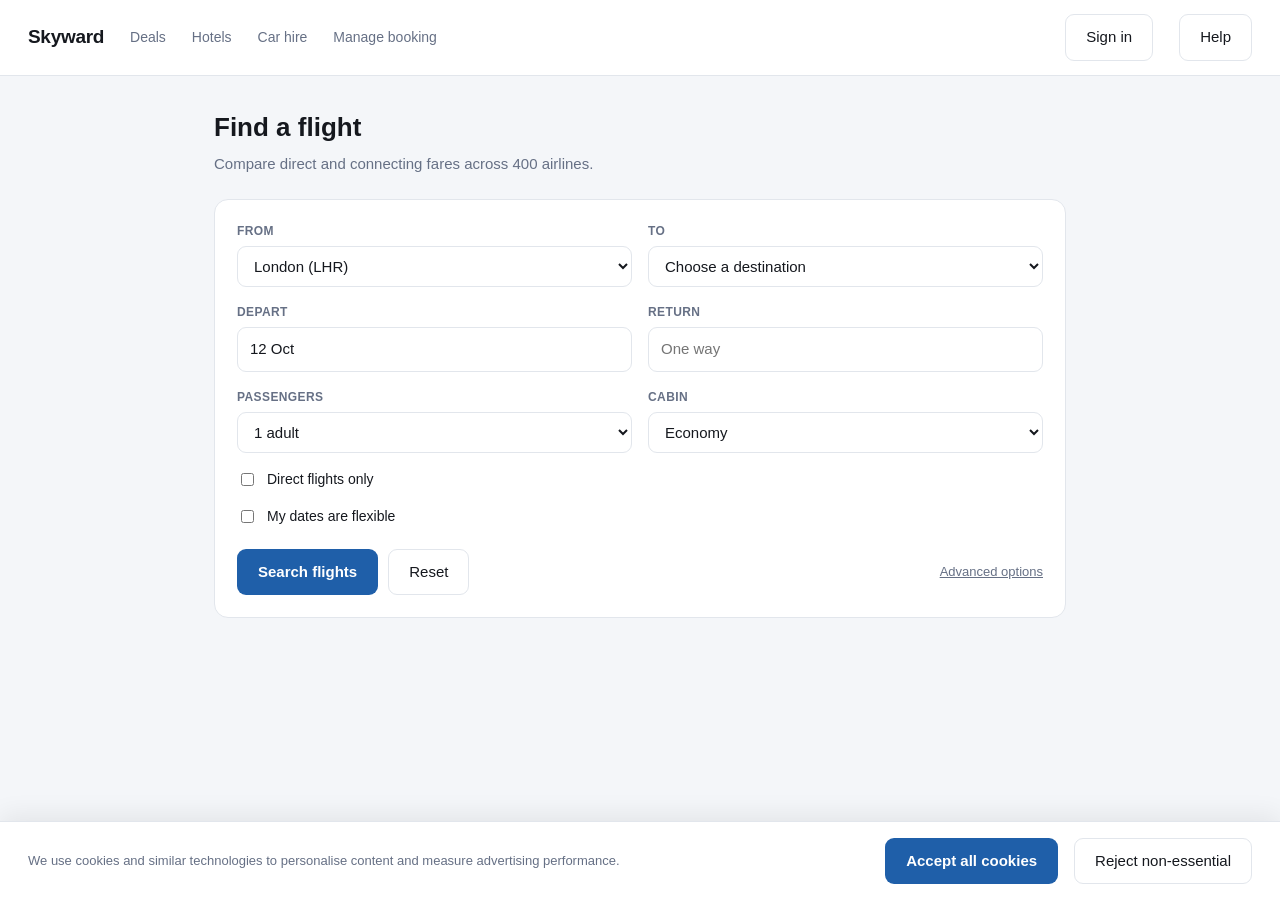
<file: demo/site/index.html>
<!doctype html>
<html lang="en">
<head>
<meta charset="utf-8">
<title>Skyward — find a flight</title>
<style>
  :root{
    --ink:#15181e; --muted:#667085; --rule:#e2e6ec; --paper:#fff; --bg:#f4f6f9;
    --brand:#1f5fa9; --brand-ink:#fff; --ok:#127a3d;
  }
  *{box-sizing:border-box}
  body{margin:0;font:15px/1.5 ui-sans-serif,-apple-system,"Segoe UI",Roboto,Arial,sans-serif;
       color:var(--ink);background:var(--bg)}
  header{background:var(--paper);border-bottom:1px solid var(--rule);padding:14px 28px;
         display:flex;align-items:center;gap:26px}
  .logo{font-weight:800;font-size:19px;letter-spacing:-.3px}
  nav a{color:var(--muted);text-decoration:none;font-size:14px}
  nav a:hover{color:var(--ink)}
  .spacer{flex:1}
  main{max-width:900px;margin:32px auto;padding:0 24px}
  h1{font-size:26px;margin:0 0 6px}
  .sub{color:var(--muted);margin:0 0 24px}
  .card{background:var(--paper);border:1px solid var(--rule);border-radius:14px;padding:22px}
  .grid{display:grid;grid-template-columns:1fr 1fr;gap:16px}
  label{display:block;font-size:12px;font-weight:600;color:var(--muted);margin-bottom:6px;
        text-transform:uppercase;letter-spacing:.4px}
  input,select{width:100%;padding:10px 12px;border:1px solid var(--rule);border-radius:9px;
               font:inherit;background:var(--paper);color:var(--ink)}
  input:focus,select:focus{outline:2px solid var(--brand);outline-offset:1px}
  .row{display:flex;align-items:center;gap:10px;margin-top:16px}
  .row label{margin:0;text-transform:none;letter-spacing:0;font-size:14px;color:var(--ink);font-weight:500}
  button{font:inherit;padding:11px 20px;border-radius:9px;border:1px solid transparent;cursor:pointer}
  .primary{background:var(--brand);color:var(--brand-ink);font-weight:600}
  .ghost{background:var(--paper);border-color:var(--rule);color:var(--ink)}
  .banner{position:fixed;left:0;right:0;bottom:0;background:var(--paper);
          border-top:1px solid var(--rule);padding:16px 28px;display:flex;align-items:center;
          gap:16px;box-shadow:0 -6px 24px rgba(0,0,0,.07);z-index:50}
  .banner p{margin:0;font-size:13px;color:var(--muted);flex:1}
  .hidden{display:none !important}
  table{width:100%;border-collapse:collapse;background:var(--paper)}
  th,td{text-align:left;padding:12px 14px;border-bottom:1px solid var(--rule);font-size:14px}
  th{font-size:11px;text-transform:uppercase;letter-spacing:.4px;color:var(--muted)}
  .price{font-weight:700}
  .pill{display:inline-block;font-size:11px;padding:2px 8px;border-radius:99px;
        background:#e6f4ec;color:var(--ok);font-weight:600}
  .done{padding:28px;text-align:center}
  .done h2{margin:0 0 8px}
</style>
</head>
<body>
<header>
  <span class="logo">Skyward</span>
  <nav><a href="#" id="nav-deals">Deals</a></nav>
  <nav><a href="#" id="nav-hotels">Hotels</a></nav>
  <nav><a href="#" id="nav-cars">Car hire</a></nav>
  <nav><a href="#" id="nav-manage">Manage booking</a></nav>
  <span class="spacer"></span>
  <button class="ghost" id="signin">Sign in</button>
  <button class="ghost" id="help">Help</button>
</header>

<main>
  <section id="search-view">
    <h1>Find a flight</h1>
    <p class="sub">Compare direct and connecting fares across 400 airlines.</p>
    <div class="card">
      <div class="grid">
        <div>
          <label for="from">From</label>
          <select id="from"><option>London (LHR)</option><option>Manchester (MAN)</option>
            <option>Edinburgh (EDI)</option></select>
        </div>
        <div>
          <label for="to">To</label>
          <select id="to"><option value="">Choose a destination</option>
            <option>Rome (FCO)</option><option>Paris (CDG)</option>
            <option>Madrid (MAD)</option><option>Berlin (BER)</option></select>
        </div>
        <div>
          <label for="depart">Depart</label>
          <input id="depart" type="text" value="12 Oct">
        </div>
        <div>
          <label for="ret">Return</label>
          <input id="ret" type="text" value="" placeholder="One way">
        </div>
        <div>
          <label for="pax">Passengers</label>
          <select id="pax"><option>1 adult</option><option>2 adults</option></select>
        </div>
        <div>
          <label for="cabin">Cabin</label>
          <select id="cabin"><option>Economy</option><option>Premium</option>
            <option>Business</option></select>
        </div>
      </div>
      <div class="row">
        <input type="checkbox" id="direct" style="width:auto">
        <label for="direct">Direct flights only</label>
      </div>
      <div class="row">
        <input type="checkbox" id="flex" style="width:auto">
        <label for="flex">My dates are flexible</label>
      </div>
      <div class="row" style="margin-top:22px">
        <button class="primary" id="search">Search flights</button>
        <button class="ghost" id="reset">Reset</button>
        <span class="spacer"></span>
        <a href="#" id="advanced" style="font-size:13px;color:var(--muted)">Advanced options</a>
      </div>
    </div>
  </section>

  <section id="results-view" class="hidden">
    <h1>London to <span id="dest">Rome</span></h1>
    <p class="sub" id="results-sub">12 Oct · 1 adult · economy</p>
    <div class="card" style="padding:0;overflow:hidden">
      <table>
        <thead><tr><th>Airline</th><th>Depart</th><th>Duration</th><th>Stops</th>
          <th>Price</th><th></th></tr></thead>
        <tbody>
          <tr><td>Alitalia</td><td>07:10</td><td>2h 35m</td><td><span class="pill">Direct</span></td>
              <td class="price">£214</td><td><button class="ghost" id="pick-0">Select</button></td></tr>
          <tr><td>Ryanair</td><td>06:25</td><td>2h 30m</td><td><span class="pill">Direct</span></td>
              <td class="price">£98</td><td><button class="ghost" id="pick-1">Select</button></td></tr>
          <tr><td>Lufthansa</td><td>09:40</td><td>5h 05m</td><td>1 stop</td>
              <td class="price">£167</td><td><button class="ghost" id="pick-2">Select</button></td></tr>
          <tr><td>British Airways</td><td>11:15</td><td>2h 40m</td><td><span class="pill">Direct</span></td>
              <td class="price">£243</td><td><button class="ghost" id="pick-3">Select</button></td></tr>
          <tr><td>Wizz Air</td><td>16:50</td><td>4h 20m</td><td>1 stop</td>
              <td class="price">£89</td><td><button class="ghost" id="pick-4">Select</button></td></tr>
        </tbody>
      </table>
    </div>
    <div class="row" style="margin-top:18px">
      <button class="ghost" id="back">Back to search</button>
      <button class="ghost" id="sort-price">Sort by price</button>
      <button class="ghost" id="sort-time">Sort by departure</button>
    </div>
  </section>

  <section id="done-view" class="hidden">
    <div class="card done">
      <h2 id="done-title">Selected</h2>
      <p class="sub" id="done-sub"></p>
    </div>
  </section>
</main>

<div class="banner" id="cookie-banner">
  <p>We use cookies and similar technologies to personalise content and measure
     advertising performance.</p>
  <button class="primary" id="accept-cookies">Accept all cookies</button>
  <button class="ghost" id="reject-cookies">Reject non-essential</button>
</div>

<script>
  var $ = function (id) { return document.getElementById(id); };
  $("accept-cookies").onclick = $("reject-cookies").onclick = function () {
    $("cookie-banner").classList.add("hidden");
  };
  $("search").onclick = function () {
    if (!$("to").value) { return; }
    $("dest").textContent = $("to").value.split(" (")[0];
    $("results-sub").textContent =
      $("depart").value + " · " + $("pax").value + " · " +
      $("cabin").value.toLowerCase() + ($("direct").checked ? " · direct only" : "");
    $("search-view").classList.add("hidden");
    $("results-view").classList.remove("hidden");
  };
  $("back").onclick = function () {
    $("results-view").classList.add("hidden");
    $("search-view").classList.remove("hidden");
  };
  ["0", "1", "2", "3", "4"].forEach(function (i) {
    $("pick-" + i).onclick = function () {
      var cells = this.closest("tr").children;
      $("done-title").textContent = "Booking held — " + cells[0].textContent;
      $("done-sub").textContent =
        cells[1].textContent + " departure · " + cells[2].textContent + " · " +
        cells[3].textContent + " · " + cells[4].textContent;
      $("results-view").classList.add("hidden");
      $("done-view").classList.remove("hidden");
    };
  });
  $("reset").onclick = function () { $("to").value = ""; $("direct").checked = false; };
</script>
</body>
</html>
</file>
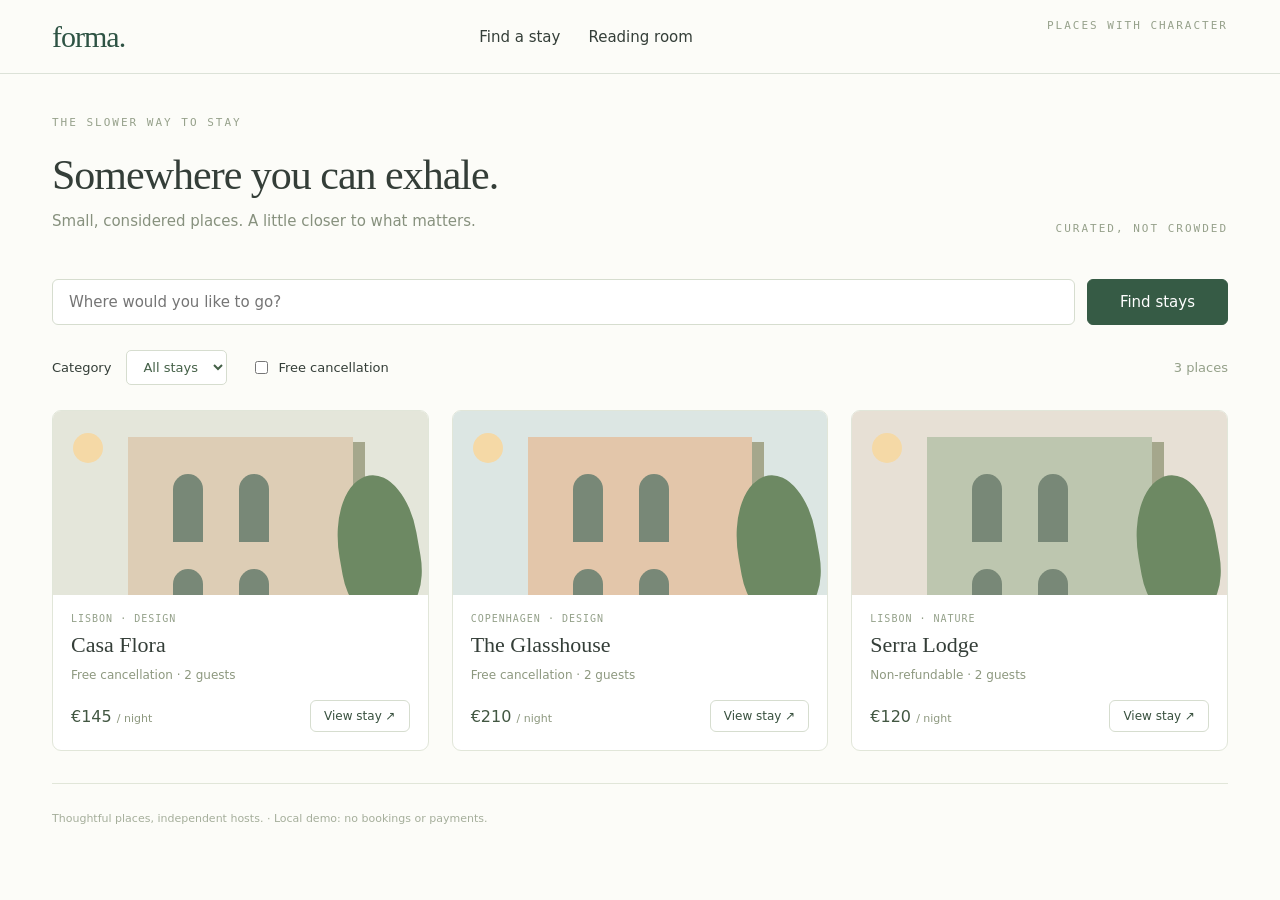
<file: tests/fixtures/stays.html>
<!doctype html>
<html lang="en">
  <head>
    <meta charset="utf-8" />
    <meta name="viewport" content="width=device-width,initial-scale=1" />
    <title>Forma · Find a place to slow down</title>
    <style>
      * {
        box-sizing: border-box;
      }
      body {
        margin: 0;
        font:
          15px system-ui,
          sans-serif;
        color: #343e38;
        background: #fcfcf8;
        -webkit-font-smoothing: antialiased;
      }
      header {
        height: 74px;
        border-bottom: 1px solid #dce2d8;
        display: flex;
        align-items: center;
        justify-content: space-between;
        padding: 0 52px;
      }
      .logo {
        font-family: Georgia, serif;
        font-size: 30px;
        letter-spacing: -1px;
        color: #2e5344;
      }
      nav {
        display: flex;
        gap: 28px;
      }
      a {
        color: inherit;
        text-decoration: none;
      }
      button,
      input,
      select {
        font: inherit;
      }
      button,
      a,
      select,
      input[type="checkbox"] {
        cursor: pointer;
      }
      button {
        background: white;
        border: 1px solid #d6ddcf;
        border-radius: 6px;
        padding: 10px 16px;
        color: #38503e;
      }
      button:hover {
        background: #edf2e8;
      }
      main {
        padding: 42px 52px;
      }
      h1 {
        font:
          42px Georgia,
          serif;
        margin: 0 0 10px;
        letter-spacing: -1px;
      }
      h2 {
        font:
          22px Georgia,
          serif;
        margin: 0;
      }
      p {
        line-height: 1.6;
        color: #87917e;
        margin: 8px 0 24px;
      }
      .topline {
        display: flex;
        justify-content: space-between;
        align-items: end;
      }
      .edition {
        font:
          11px ui-monospace,
          monospace;
        letter-spacing: 2px;
        color: #96a18b;
        margin-bottom: 22px;
      }
      .search {
        display: flex;
        gap: 12px;
        margin-top: 22px;
      }
      input[type="search"] {
        flex: 1;
        min-width: 0;
        border: 1px solid #d6ddcf;
        border-radius: 6px;
        padding: 13px 16px;
        background: white;
        color: #344c3c;
      }
      .search button {
        background: #365b45;
        color: white;
        padding: 10px 32px;
        border-color: #365b45;
      }
      .filters {
        display: flex;
        gap: 24px;
        align-items: center;
        margin: 25px 0;
        font-size: 13px;
      }
      .filters select {
        margin-left: 8px;
        padding: 8px 12px;
        border: 1px solid #d6ddcf;
        border-radius: 5px;
        background: white;
        color: #446047;
      }
      input[type="checkbox"] {
        accent-color: #42684b;
      }
      .filters label {
        display: flex;
        gap: 7px;
        align-items: center;
      }
      .filters .count {
        margin-left: auto;
        color: #94a089;
      }
      .grid {
        display: grid;
        grid-template-columns: repeat(3, 1fr);
        gap: 23px;
      }
      .card {
        border: 1px solid #e1e6d9;
        border-radius: 9px;
        overflow: hidden;
        background: white;
      }
      .photo {
        height: 184px;
        position: relative;
        overflow: hidden;
        background: #e4e6da;
      }
      .photo:before {
        content: "";
        position: absolute;
        left: 20%;
        top: 26px;
        width: 60%;
        height: 170px;
        background: #ddcdb5;
        box-shadow: 12px 5px 0 #a5a78c;
      }
      .photo:after {
        content: "";
        position: absolute;
        left: 32%;
        top: 63px;
        width: 30px;
        height: 68px;
        border-radius: 18px 18px 0 0;
        background: #788877;
        box-shadow:
          66px 0 #788877,
          0 95px #788877,
          66px 95px #788877;
      }
      .photo .tree {
        position: absolute;
        z-index: 1;
        bottom: -20px;
        right: 10px;
        width: 80px;
        height: 140px;
        border-radius: 65% 55% 45% 40%;
        background: #6d8963;
        transform: rotate(-10deg);
      }
      .photo .sun {
        position: absolute;
        left: 20px;
        top: 22px;
        width: 30px;
        height: 30px;
        border-radius: 50%;
        background: #f5d9a6;
      }
      .card:nth-child(2) .photo {
        background: #dce6e3;
      }
      .card:nth-child(2) .photo:before {
        background: #e3c6aa;
      }
      .card:nth-child(3) .photo {
        background: #e7e0d5;
      }
      .card:nth-child(3) .photo:before {
        background: #bdc6af;
      }
      .card-body {
        padding: 18px;
      }
      .location {
        font:
          10px ui-monospace,
          monospace;
        letter-spacing: 1px;
        color: #94a18a;
        margin-bottom: 8px;
      }
      .meta {
        font-size: 12px;
        margin: 10px 0 18px;
        color: #8d987f;
      }
      .card-bottom {
        display: flex;
        align-items: center;
        justify-content: space-between;
      }
      .price {
        font-size: 16px;
        color: #425742;
      }
      .price span {
        font-size: 11px;
        color: #8d987f;
      }
      .card-bottom button {
        font-size: 12px;
        padding: 8px 13px;
      }
      .empty {
        padding: 45px;
        text-align: center;
        border: 1px dashed #cbd6c2;
      }
      .detail {
        display: grid;
        grid-template-columns: 1fr 1fr;
        gap: 35px;
        margin-top: 20px;
      }
      .detail .photo {
        height: 370px;
        border-radius: 12px;
      }
      .detail .photo:before {
        width: 65%;
        height: 350px;
        top: 40px;
      }
      .detail .photo:after {
        top: 100px;
        left: 30%;
        width: 50px;
        height: 95px;
        box-shadow:
          105px 0 #788877,
          0 130px #788877,
          105px 130px #788877;
      }
      .detail-copy {
        padding-top: 28px;
      }
      .success {
        padding: 12px 16px;
        background: #edf3e5;
        color: #628250;
        border-radius: 6px;
        font-size: 13px;
        margin-top: 24px;
      }
      .articles {
        display: grid;
        gap: 18px;
      }
      .article {
        padding: 23px;
        border: 1px solid #dce3d4;
        border-radius: 7px;
        background: white;
      }
      .article a {
        display: block;
        font:
          23px Georgia,
          serif;
        color: #304c36;
      }
      .article p {
        margin: 10px 0 0;
      }
      .article-tag {
        font:
          10px ui-monospace,
          monospace;
        letter-spacing: 1px;
        color: #9aa58d;
        margin-bottom: 10px;
      }
      .article-content {
        max-width: 690px;
      }
      .article-content p {
        color: #5a6752;
        font-size: 17px;
      }
      .back {
        font-size: 13px;
        display: inline-block;
        margin-bottom: 20px;
      }
      .fixture-note {
        font-size: 10px;
        color: #a4ad9b;
        margin-top: 24px;
      }
      footer {
        font-size: 11px;
        color: #a5ae9b;
        padding-top: 28px;
        border-top: 1px solid #e1e6d9;
        margin-top: 32px;
      }
    </style>
  </head>
  <body>
    <header>
      <a href="#" class="logo" id="home">forma.</a>
      <nav>
        <a href="#" id="stays">Find a stay</a
        ><a href="#reading" id="reading">Reading room</a>
      </nav>
      <span class="edition">PLACES WITH CHARACTER</span>
    </header>
    <main id="content"></main>
    <script>
      const root = document.getElementById("content");
      let query = "",
        category = "all",
        free = false,
        searched = false;
      const places = [
        {
          name: "Casa Flora",
          city: "Lisbon",
          category: "Design",
          free: true,
          price: 145,
          description:
            "A quiet courtyard, warm terracotta, and light that stays all afternoon.",
        },
        {
          name: "The Glasshouse",
          city: "Copenhagen",
          category: "Design",
          free: true,
          price: 210,
          description: "An airy studio tucked into a green corner of the city.",
        },
        {
          name: "Serra Lodge",
          city: "Lisbon",
          category: "Nature",
          free: false,
          price: 120,
          description: "A hillside retreat for slower mornings and long walks.",
        },
      ];
      function art() {
        return '<div class="photo"><span class="sun"></span><span class="tree"></span></div>';
      }
      function travel() {
        document.title = "Forma · Find a place to slow down";
        root.innerHTML = `<div class="topline"><div><div class="edition">THE SLOWER WAY TO STAY</div><h1>Somewhere you can exhale.</h1><p>Small, considered places. A little closer to what matters.</p></div><div class="edition">CURATED, NOT CROWDED</div></div><form class="search" id="search"><input type="search" id="destination" name="destination" aria-label="Destination" placeholder="Where would you like to go?" autocomplete="off"><button type="submit">Find stays</button></form><div class="filters"><label>Category <select id="category" name="category" aria-label="Stay category"><option value="all">All stays</option><option value="Design">Design</option><option value="Nature">Nature</option><option value="Coastal">Coastal</option></select></label><label><input type="checkbox" id="free" name="cancellation"> Free cancellation</label><span class="count" id="count"></span></div><div class="grid" id="results"></div><footer>Thoughtful places, independent hosts. <span> · Local demo: no bookings or payments.</span></footer>`;
        document.getElementById("destination").value = query;
        document.getElementById("category").value = category;
        document.getElementById("free").checked = free;
        document.getElementById("search").onsubmit = (e) => {
          e.preventDefault();
          query = document.getElementById("destination").value;
          searched = true;
          results();
        };
        document.getElementById("category").onchange = (e) => {
          category = e.target.value;
          results();
        };
        document.getElementById("free").onchange = (e) => {
          free = e.target.checked;
          results();
        };
        results();
      }
      function results() {
        const rows = places.filter(
          (p) =>
            (!searched ||
              p.city.toLowerCase().includes(query.trim().toLowerCase())) &&
            (category === "all" || p.category === category) &&
            (!free || p.free),
        );
        document.getElementById("count").textContent =
          `${rows.length} places${searched ? " in " + query : ""}`;
        const target = document.getElementById("results");
        target.innerHTML = rows.length
          ? rows
              .map(
                (p) =>
                  `<article class="card">${art()}<div class="card-body"><div class="location">${p.city.toUpperCase()} · ${p.category.toUpperCase()}</div><h2>${p.name}</h2><div class="meta">${p.free ? "Free cancellation" : "Non-refundable"} · 2 guests</div><div class="card-bottom"><div class="price">€${p.price} <span>/ night</span></div><button type="button" data-place="${p.name}" aria-label="View ${p.name}">View stay ↗</button></div></div></article>`,
              )
              .join("")
          : '<div class="empty">No places match these filters. Try another destination or category.</div>';
        target
          .querySelectorAll("button")
          .forEach(
            (b) =>
              (b.onclick = () =>
                detail(places.find((p) => p.name === b.dataset.place))),
          );
      }
      function detail(p) {
        location.hash = p.name.toLowerCase().replaceAll(" ", "-");
        document.title = `${p.name} · Forma`;
        root.innerHTML = `<button type="button" class="back" id="back">← All stays</button><div class="detail">${art()}<div class="detail-copy"><div class="edition">${p.city.toUpperCase()} · ${p.category.toUpperCase()}</div><h1>${p.name}</h1><p>${p.description}</p><div class="price">€${p.price} <span>/ night · 2 guests</span></div><div class="success">${p.free ? "Free cancellation included" : "Non-refundable stay"}</div><p class="fixture-note">Your filters: ${category} · Free cancellation ${free ? "enabled" : "off"} · Destination ${query || "anywhere"}</p></div></div><footer>Local demo property. No reservation has been made.</footer>`;
        document.getElementById("back").onclick = () => {
          location.hash = "";
          travel();
        };
      }
      const articles = [
        {
          id: "choices",
          tag: "AGENTS · 6 MIN",
          title: "A browser is a choice, not a conversation",
          description:
            "How finite action sets turn visible elements into a fast browser control loop.",
        },
        {
          id: "latency",
          tag: "SYSTEMS · 4 MIN",
          title: "Where the milliseconds go",
          description:
            "Measuring network latency, model decisions, and page settling separately.",
        },
        {
          id: "uncertainty",
          tag: "RESEARCH · 5 MIN",
          title: "Confidence is not correctness",
          description:
            "What a peaked distribution can and cannot tell you about an outcome.",
        },
      ];
      function research() {
        document.title = "Forma · Reading room";
        root.innerHTML =
          '<div class="edition">NOTES FROM THE LAB</div><h1>Ideas worth opening.</h1><p>Small experiments in how software sees and acts.</p><div class="articles">' +
          articles
            .map(
              (a) =>
                `<article class="article"><div class="article-tag">${a.tag}</div><a href="#${a.id}" data-article="${a.id}">${a.title}</a><p>${a.description}</p></article>`,
            )
            .join("") +
          "</div><footer>Local reading fixture · Three original demo articles</footer>";
        root
          .querySelectorAll("[data-article]")
          .forEach((a) => (a.onclick = () => article(a.dataset.article)));
      }
      function article(id) {
        const a = articles.find((a) => a.id === id);
        document.title = a.title + " · Forma";
        root.innerHTML = `<button type="button" class="back" id="back">← Reading room</button><div class="article-content"><div class="edition">${a.tag}</div><h1>${a.title}</h1><p>${a.description}</p>${id === "choices" ? "<p>Observe the browser’s accessibility tree. Enumerate the actions that are actually available. Ask a choice model for the next action, execute it, then observe again.</p><p>Links, buttons, checkboxes, and dropdown values already form a finite vocabulary. Text fields need a separate value generator. The model chooses the field; a small language model supplies the words.</p><p>Freshness is part of correctness. Bind every decision to its observed page state. If the page changes before execution, discard the decision and observe again.</p>" : "<p>Measure the complete loop against an observable result. A valid action and a confident decision do not by themselves prove that the task succeeded.</p>"}</div><footer>End of article · Local demo content</footer>`;
        document.getElementById("back").onclick = research;
      }
      document.getElementById("home").onclick = (e) => {
        e.preventDefault();
        travel();
      };
      document.getElementById("stays").onclick = (e) => {
        e.preventDefault();
        travel();
      };
      document.getElementById("reading").onclick = research;
      new URLSearchParams(location.search).get("scenario") === "research"
        ? research()
        : travel();
    </script>
  </body>
</html>
</file>
